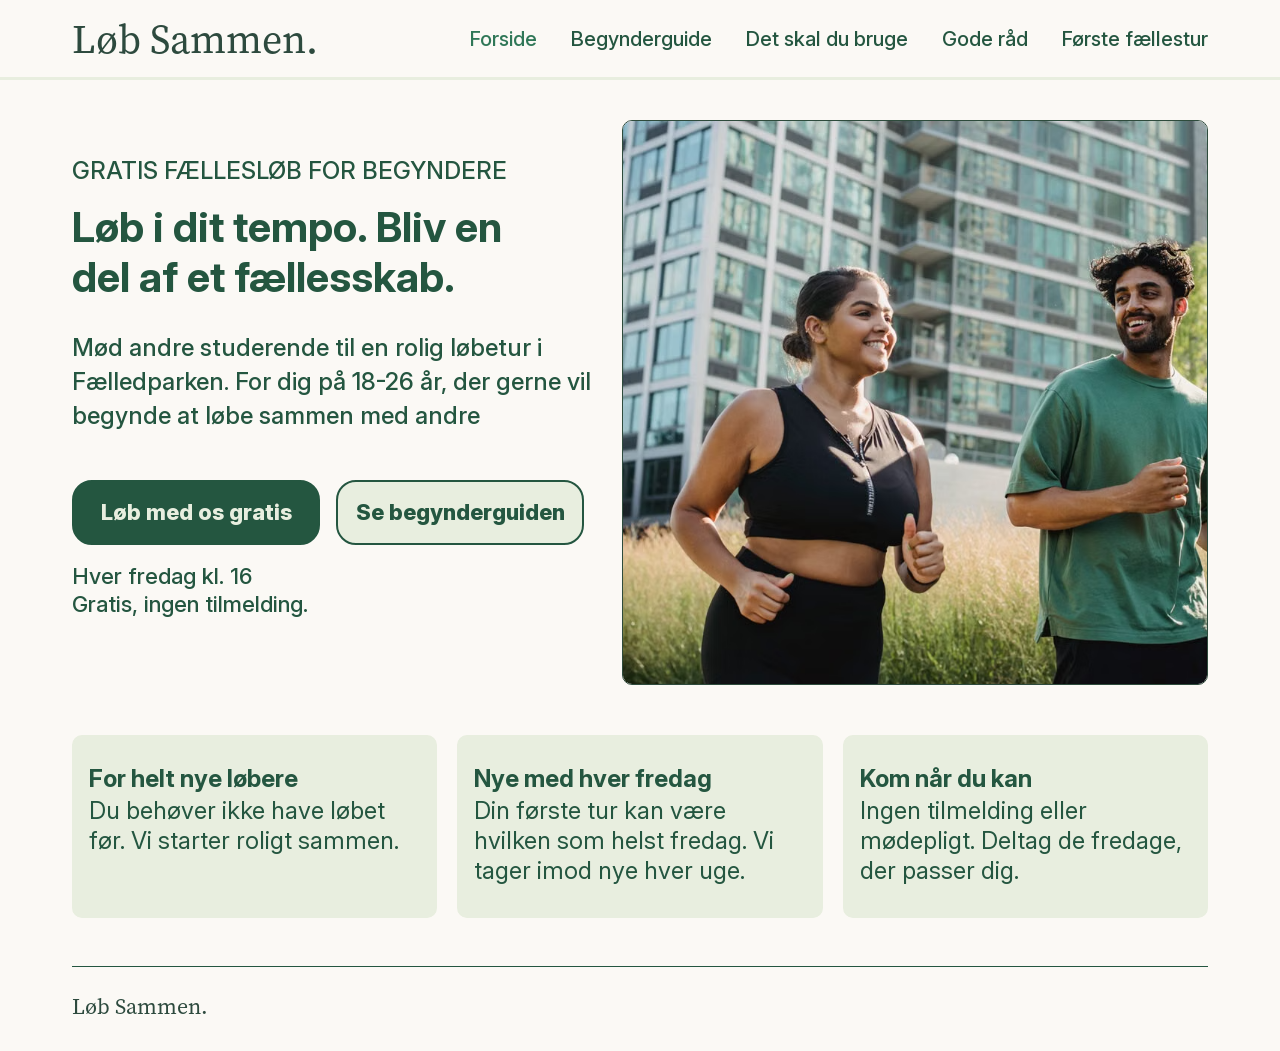
<file: index.html>
<!doctype html>
<html lang="da">
<head>
  <meta charset="utf-8">
  <meta name="viewport" content="width=device-width, initial-scale=1">
  <meta name="description" content="Gratis fællesløb for begyndere i Fælledparken hver fredag.">
  <title>Løb Sammen. | Forside</title>
  <link rel="stylesheet" href="assets/css/style.css">
  <script src="assets/js/script.js" defer></script>
</head>
<body class="page-home">
  <header class="site-header">
    <a class="logo" href="index.html" aria-label="Løb Sammen – gå til forsiden">Løb Sammen.</a>
    <button class="menu-toggle" type="button" aria-expanded="false" aria-controls="site-navigation">
      <img src="assets/images/menu.svg" alt="">
      <span class="visually-hidden menu-label">Åbn menu</span>
    </button>
    <nav class="site-nav" id="site-navigation" aria-label="Hovednavigation">
      <a class="current" href="index.html" aria-current="page">Forside</a>
      <a href="begynderguide.html">Begynderguide</a>
      <a href="det-skal-du-bruge.html">Det skal du bruge</a>
      <a href="gode-raad.html">Gode råd</a>
      <a href="foerste-faellestur.html">Første fællestur</a>
    </nav>
  </header>

  <main>
    <section class="home-hero page-shell" aria-labelledby="hero-title">
      <div class="home-hero-content">
        <p class="eyebrow">GRATIS FÆLLESLØB FOR BEGYNDERE</p>
        <h1 id="hero-title">Løb i dit tempo. Bliv en del af et fællesskab.</h1>
        <p class="home-intro">Mød andre studerende til en rolig løbetur i Fælledparken. For dig på 18-26 år, der gerne vil begynde at løbe sammen med andre</p>
        <div class="home-actions">
          <a class="button button-primary" href="foerste-faellestur.html">Løb med os gratis</a>
          <a class="button button-secondary" href="begynderguide.html">Se begynderguiden</a>
        </div>
        <p class="event-info">Hver fredag kl. 16<br>Gratis, ingen tilmelding.</p>
      </div>
      <figure class="home-image">
        <img src="assets/images/loebende-par.png" alt="To personer løber sammen udendørs">
      </figure>
    </section>

    <section class="home-benefits page-shell" aria-labelledby="benefits-title">
      <h2 id="benefits-title" class="visually-hidden">Derfor løber vi sammen</h2>
      <article class="benefit-card">
        <h3>For helt nye løbere</h3>
        <p>Du behøver ikke have løbet før. Vi starter roligt sammen.</p>
      </article>
      <article class="benefit-card">
        <h3>Nye med hver fredag</h3>
        <p>Din første tur kan være hvilken som helst fredag. Vi tager imod nye hver uge.</p>
      </article>
      <article class="benefit-card">
        <h3>Kom når du kan</h3>
        <p>Ingen tilmelding eller mødepligt. Deltag de fredage, der passer dig.</p>
      </article>
    </section>
  </main>

  <footer class="site-footer page-shell">
    <a class="footer-logo" href="index.html">Løb Sammen.</a>
  </footer>
</body>
</html>
</file>
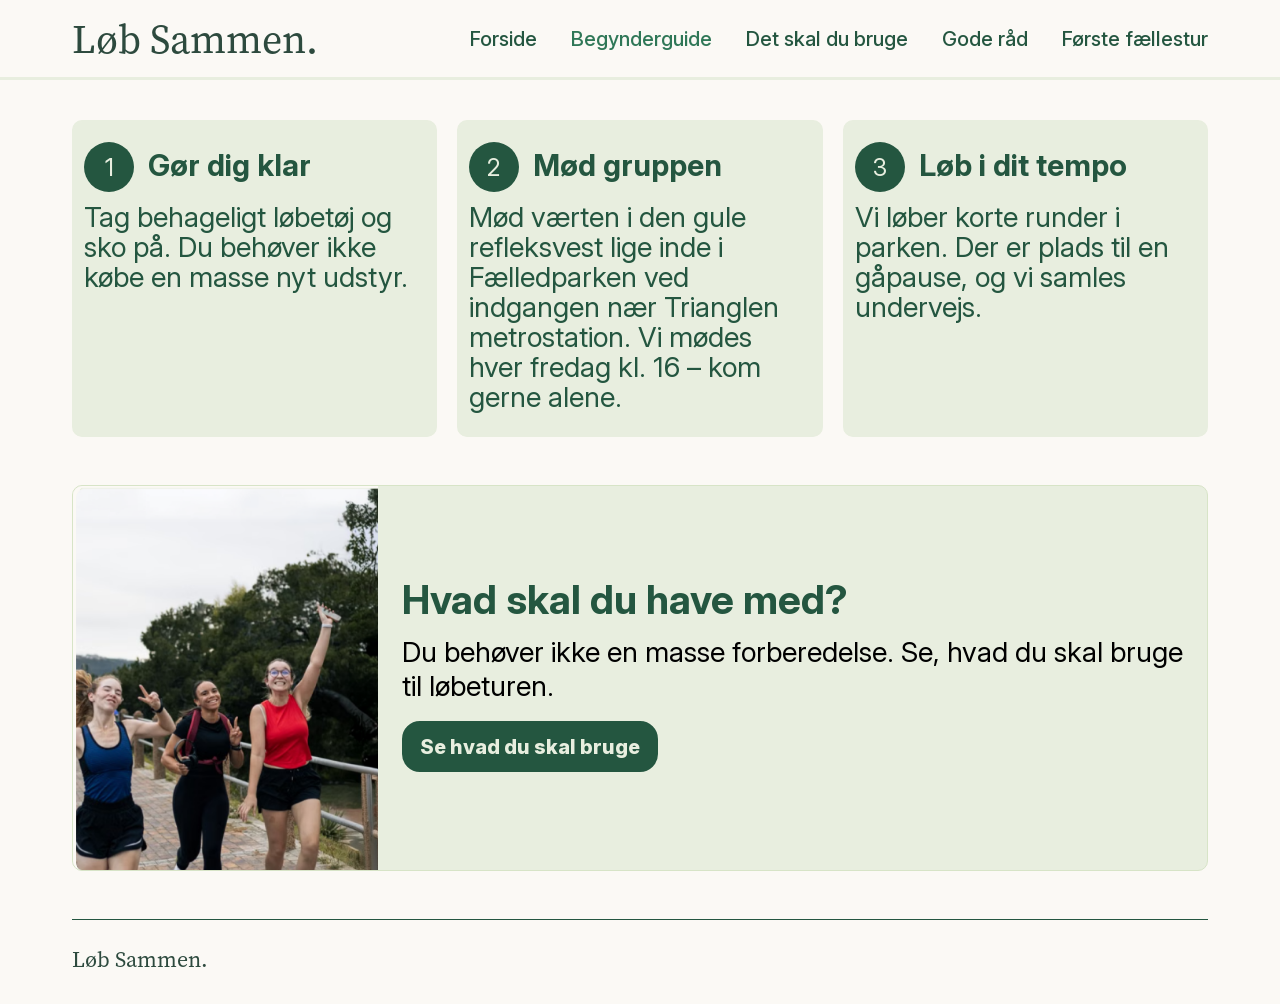
<file: begynderguide.html>
<!doctype html>
<html lang="da">
<head>
  <meta charset="utf-8">
  <meta name="viewport" content="width=device-width, initial-scale=1">
  <meta name="description" content="Begynderguide til Løb Sammen.">
  <title>Løb Sammen. | Begynderguide</title>
  <link rel="stylesheet" href="assets/css/style.css">
  <script src="assets/js/script.js" defer></script>
</head>
<body class="page-guide">
  <header class="site-header">
    <a class="logo" href="index.html" aria-label="Løb Sammen – gå til forsiden">Løb Sammen.</a>
    <button class="menu-toggle" type="button" aria-expanded="false" aria-controls="site-navigation">
      <img src="assets/images/menu.svg" alt="">
      <span class="visually-hidden menu-label">Åbn menu</span>
    </button>
    <nav class="site-nav" id="site-navigation" aria-label="Hovednavigation">
      <a href="index.html">Forside</a>
      <a class="current" href="begynderguide.html" aria-current="page">Begynderguide</a>
      <a href="det-skal-du-bruge.html">Det skal du bruge</a>
      <a href="gode-raad.html">Gode råd</a>
      <a href="foerste-faellestur.html">Første fællestur</a>
    </nav>
  </header>

  <main class="page-main page-shell">
    <h1 class="mobile-page-title">Begynderguide</h1>
    <section class="steps-grid" aria-labelledby="steps-title">
      <h2 id="steps-title" class="visually-hidden">Tre første trin</h2>
      <article class="step-card">
        <span class="step-number" aria-hidden="true">1</span>
        <h3><span class="step-order">1. </span>Gør dig klar</h3>
        <p>Tag behageligt løbetøj og sko på. Du behøver ikke købe en masse nyt udstyr.</p>
      </article>
      <article class="step-card">
        <span class="step-number" aria-hidden="true">2</span>
        <h3><span class="step-order">2. </span>Mød gruppen</h3>
        <p>Mød værten i den gule refleksvest lige inde i Fælledparken ved indgangen nær Trianglen metrostation. Vi mødes hver fredag kl. 16 – kom gerne alene.</p>
      </article>
      <article class="step-card">
        <span class="step-number" aria-hidden="true">3</span>
        <h3><span class="step-order">3. </span>Løb i dit tempo</h3>
        <p>Vi løber korte runder i parken. Der er plads til en gåpause, og vi samles undervejs.</p>
      </article>
    </section>

    <section class="guide-cta cta-panel" aria-labelledby="guide-cta-title">
      <img src="assets/images/begynderguide.png" alt="Tre personer på en løbetur">
      <div>
        <h2 id="guide-cta-title">Hvad skal du have med?</h2>
        <p>Du behøver ikke en masse forberedelse. Se, hvad du skal bruge til løbeturen.</p>
        <a class="button button-dark" href="det-skal-du-bruge.html">Se hvad du skal bruge</a>
      </div>
    </section>
  </main>

  <footer class="site-footer page-shell"><a class="footer-logo" href="index.html">Løb Sammen.</a></footer>
</body>
</html>
</file>
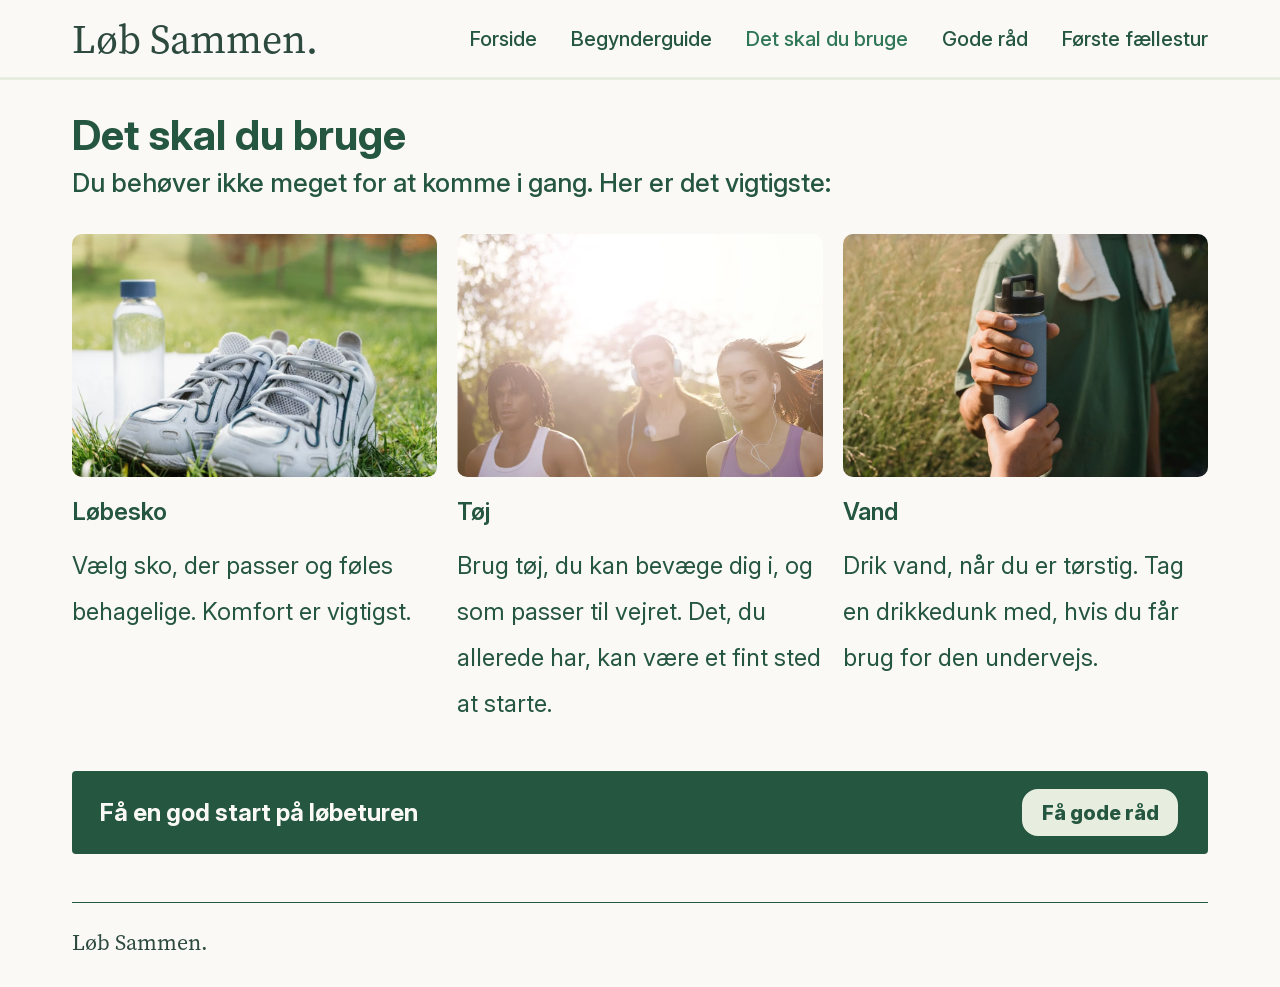
<file: det-skal-du-bruge.html>
<!doctype html>
<html lang="da">
<head>
  <meta charset="utf-8">
  <meta name="viewport" content="width=device-width, initial-scale=1">
  <meta name="description" content="Det skal du bruge til Løb Sammen.">
  <title>Løb Sammen. | Det skal du bruge</title>
  <link rel="stylesheet" href="assets/css/style.css">
  <script src="assets/js/script.js" defer></script>
</head>
<body class="page-equipment">
  <header class="site-header">
    <a class="logo" href="index.html" aria-label="Løb Sammen – gå til forsiden">Løb Sammen.</a>
    <button class="menu-toggle" type="button" aria-expanded="false" aria-controls="site-navigation">
      <img src="assets/images/menu.svg" alt="">
      <span class="visually-hidden menu-label">Åbn menu</span>
    </button>
    <nav class="site-nav" id="site-navigation" aria-label="Hovednavigation">
      <a href="index.html">Forside</a>
      <a href="begynderguide.html">Begynderguide</a>
      <a class="current" href="det-skal-du-bruge.html" aria-current="page">Det skal du bruge</a>
      <a href="gode-raad.html">Gode råd</a>
      <a href="foerste-faellestur.html">Første fællestur</a>
    </nav>
  </header>

  <main class="page-main page-shell">
    <header class="page-intro">
      <h1>Det skal du bruge</h1>
      <p>Du behøver ikke meget for at komme i gang. Her er det vigtigste:</p>
    </header>

    <section class="equipment-grid" aria-label="Udstyr til løbeturen">
      <article class="equipment-item">
        <img src="assets/images/loebesko.png" alt="Løbesko på græs">
        <h2>Løbesko</h2>
        <p>Vælg sko, der passer og føles behagelige. Komfort er vigtigst.</p>
      </article>
      <article class="equipment-item">
        <img src="assets/images/toej.png" alt="Personer i løbetøj">
        <h2>Tøj</h2>
        <p>Brug tøj, du kan bevæge dig i, og som passer til vejret. Det, du allerede har, kan være et fint sted at starte.</p>
      </article>
      <article class="equipment-item">
        <img src="assets/images/vand.png" alt="Drikkedunk under en løbetur">
        <h2>Vand</h2>
        <p>Drik vand, når du er tørstig. Tag en drikkedunk med, hvis du får brug for den undervejs.</p>
      </article>
      <article class="equipment-item optional-equipment">
        <img src="assets/images/ekstra-udstyr.png" alt="Mobiltelefon og løbeudstyr">
        <h2>Ekstra - valgfrit</h2>
        <p>Høretelefoner<br>Mobil<br>Løbeur eller app</p>
      </article>
    </section>

    <section class="next-panel" aria-labelledby="next-equipment-title">
      <h2 id="next-equipment-title">Få en god start på løbeturen</h2>
      <a class="button button-light" href="gode-raad.html">Få gode råd</a>
    </section>
  </main>

  <footer class="site-footer page-shell"><a class="footer-logo" href="index.html">Løb Sammen.</a></footer>
</body>
</html>
</file>
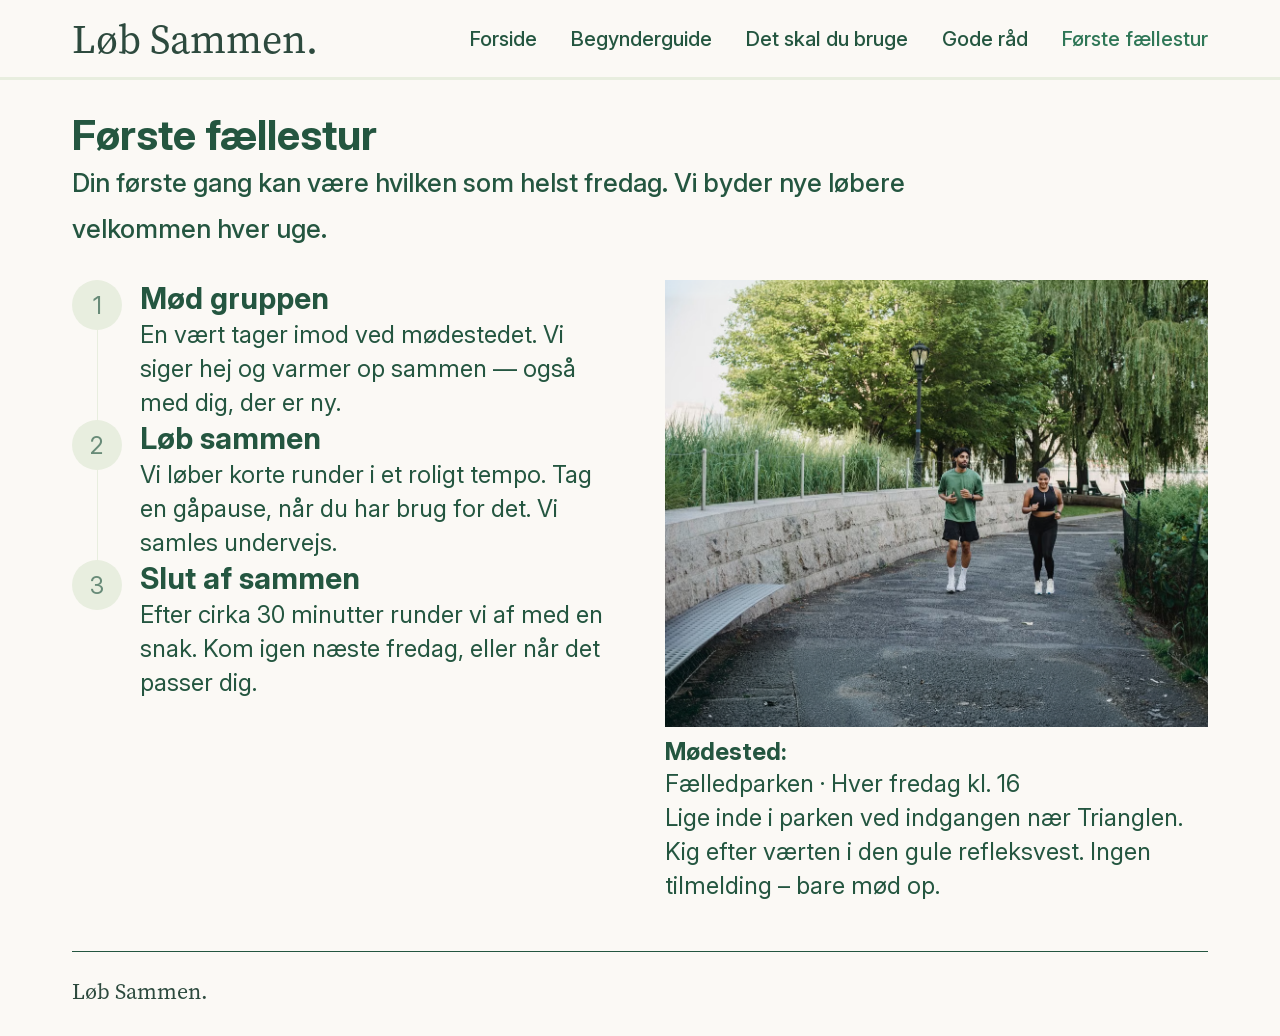
<file: foerste-faellestur.html>
<!doctype html>
<html lang="da">
<head>
  <meta charset="utf-8">
  <meta name="viewport" content="width=device-width, initial-scale=1">
  <meta name="description" content="Sådan foregår den første fællestur med Løb Sammen.">
  <title>Løb Sammen. | Første fællestur</title>
  <link rel="stylesheet" href="assets/css/style.css">
  <script src="assets/js/script.js" defer></script>
</head>
<body class="page-run">
  <header class="site-header">
    <a class="logo" href="index.html" aria-label="Løb Sammen – gå til forsiden">Løb Sammen.</a>
    <button class="menu-toggle" type="button" aria-expanded="false" aria-controls="site-navigation">
      <img src="assets/images/menu.svg" alt="">
      <span class="visually-hidden menu-label">Åbn menu</span>
    </button>
    <nav class="site-nav" id="site-navigation" aria-label="Hovednavigation">
      <a href="index.html">Forside</a>
      <a href="begynderguide.html">Begynderguide</a>
      <a href="det-skal-du-bruge.html">Det skal du bruge</a>
      <a href="gode-raad.html">Gode råd</a>
      <a class="current" href="foerste-faellestur.html" aria-current="page">Første fællestur</a>
    </nav>
  </header>

  <main class="page-main page-shell">
    <header class="page-intro">
      <h1>Første fællestur</h1>
      <p>Din første gang kan være hvilken som helst fredag. Vi byder nye løbere velkommen hver uge.</p>
    </header>
    <div class="run-layout">
      <section class="run-steps" aria-labelledby="run-steps-title">
        <h2 id="run-steps-title" class="visually-hidden">Sådan foregår turen</h2>
        <article><span>1</span><div><h3>Mød gruppen</h3><p>En vært tager imod ved mødestedet. Vi siger hej og varmer op sammen — også med dig, der er ny.</p></div></article>
        <article><span>2</span><div><h3>Løb sammen</h3><p>Vi løber korte runder i et roligt tempo. Tag en gåpause, når du har brug for det. Vi samles undervejs.</p></div></article>
        <article><span>3</span><div><h3>Slut af sammen</h3><p>Efter cirka 30 minutter runder vi af med en snak. Kom igen næste fredag, eller når det passer dig.</p></div></article>
      </section>
      <section class="meeting-place" aria-labelledby="meeting-title">
        <img src="assets/images/faellestur.png" alt="To personer løber i Fælledparken">
        <div class="meeting-card">
          <h2 id="meeting-title">Mødested:</h2>
          <p>Fælledparken · Hver fredag kl. 16<br>Lige inde i parken ved indgangen nær Trianglen. Kig efter værten i den gule refleksvest. Ingen tilmelding – bare mød op.</p>
        </div>
      </section>
    </div>
  </main>

  <footer class="site-footer page-shell"><a class="footer-logo" href="index.html">Løb Sammen.</a></footer>
</body>
</html>
</file>
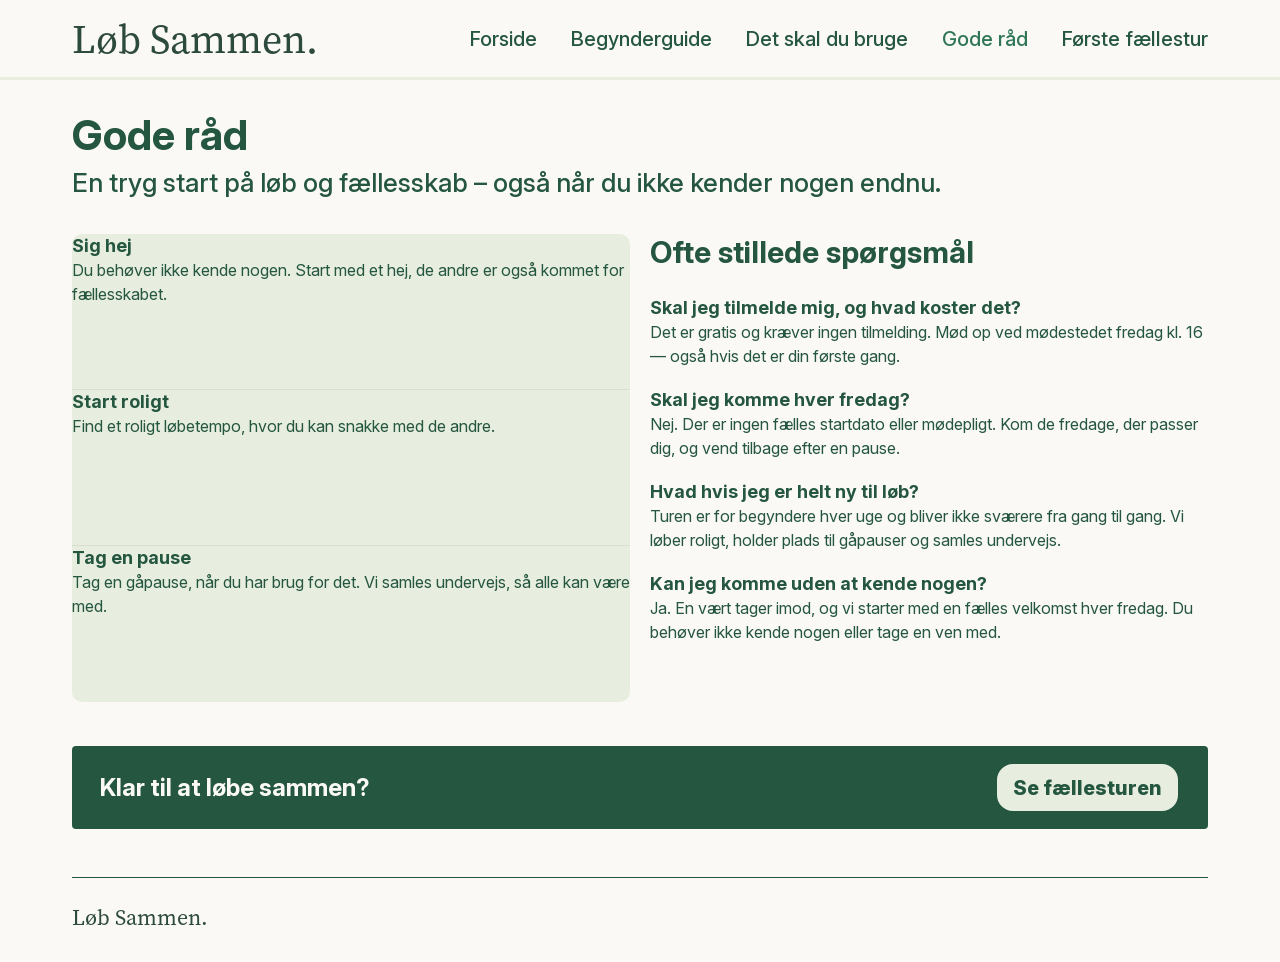
<file: gode-raad.html>
<!doctype html>
<html lang="da">
<head>
  <meta charset="utf-8">
  <meta name="viewport" content="width=device-width, initial-scale=1">
  <meta name="description" content="Gode råd til en tryg første løbetur.">
  <title>Løb Sammen. | Gode råd</title>
  <link rel="stylesheet" href="assets/css/style.css">
  <script src="assets/js/script.js" defer></script>
</head>
<body class="page-advice">
  <header class="site-header">
    <a class="logo" href="index.html" aria-label="Løb Sammen – gå til forsiden">Løb Sammen.</a>
    <button class="menu-toggle" type="button" aria-expanded="false" aria-controls="site-navigation">
      <img src="assets/images/menu.svg" alt="">
      <span class="visually-hidden menu-label">Åbn menu</span>
    </button>
    <nav class="site-nav" id="site-navigation" aria-label="Hovednavigation">
      <a href="index.html">Forside</a>
      <a href="begynderguide.html">Begynderguide</a>
      <a href="det-skal-du-bruge.html">Det skal du bruge</a>
      <a class="current" href="gode-raad.html" aria-current="page">Gode råd</a>
      <a href="foerste-faellestur.html">Første fællestur</a>
    </nav>
  </header>

  <main class="page-main page-shell">
    <header class="page-intro">
      <h1>Gode råd</h1>
      <p>En tryg start på løb og fællesskab – også når du ikke kender nogen endnu.</p>
    </header>
    <div class="advice-layout">
      <section class="tips-card" aria-labelledby="tips-title">
        <h2 id="tips-title" class="visually-hidden">Gode råd</h2>
        <article><h3>Sig hej</h3><p>Du behøver ikke kende nogen. Start med et hej, de andre er også kommet for fællesskabet.</p></article>
        <article><h3>Start roligt</h3><p>Find et roligt løbetempo, hvor du kan snakke med de andre.</p></article>
        <article><h3>Tag en pause</h3><p>Tag en gåpause, når du har brug for det. Vi samles undervejs, så alle kan være med.</p></article>
      </section>
      <section class="faq" aria-labelledby="faq-title">
        <h2 id="faq-title">Ofte stillede spørgsmål</h2>
        <article><h3>Skal jeg tilmelde mig, og hvad koster det?</h3><p>Det er gratis og kræver ingen tilmelding. Mød op ved mødestedet fredag kl. 16 — også hvis det er din første gang.</p></article>
        <article><h3>Skal jeg komme hver fredag?</h3><p>Nej. Der er ingen fælles startdato eller mødepligt. Kom de fredage, der passer dig, og vend tilbage efter en pause.</p></article>
        <article><h3>Hvad hvis jeg er helt ny til løb?</h3><p>Turen er for begyndere hver uge og bliver ikke sværere fra gang til gang. Vi løber roligt, holder plads til gåpauser og samles undervejs.</p></article>
        <article><h3>Kan jeg komme uden at kende nogen?</h3><p>Ja. En vært tager imod, og vi starter med en fælles velkomst hver fredag. Du behøver ikke kende nogen eller tage en ven med.</p></article>
      </section>
    </div>
    <section class="next-panel" aria-labelledby="next-advice-title">
      <h2 id="next-advice-title">Klar til at løbe sammen?</h2>
      <a class="button button-light" href="foerste-faellestur.html">Se fællesturen</a>
    </section>
  </main>

  <footer class="site-footer page-shell"><a class="footer-logo" href="index.html">Løb Sammen.</a></footer>
</body>
</html>
</file>
<file: assets/css/style.css>
@font-face {
  font-family: "Inter";
  src: url("../fonts/InterVariable.woff2") format("woff2");
  font-style: normal;
  font-weight: 100 900;
  font-display: swap;
}

@font-face {
  font-family: "Source Serif Pro";
  src: url("../fonts/SourceSerifPro-Regular.otf.woff2") format("woff2");
  font-style: normal;
  font-weight: 400;
  font-display: swap;
}

:root {
  --background: #fbf9f5;
  --text: #245640;
  --logo: #2d4a3e;
  --surface: #e8eedf;
  --hover: #cde5a1;
  --hover-border: #1c724c;
  --max-width: 1296px;
}

* {
  box-sizing: border-box;
}

html {
  background: var(--background);
}

body {
  margin: 0;
  background: var(--background);
  color: var(--text);
  font-family: "Inter", Arial, sans-serif;
  overflow-x: hidden;
}

a {
  color: inherit;
}

a:focus-visible,
button:focus-visible {
  outline: 3px solid var(--hover-border);
  outline-offset: 4px;
}

.site-header {
  position: relative;
  z-index: 20;
  display: flex;
  align-items: center;
  min-height: 80px;
  padding: 0 max(72px, calc((100vw - var(--max-width)) / 2));
  background: var(--background);
  border-bottom: 3px solid var(--surface);
}

.logo,
.footer-logo {
  color: var(--logo);
  font-family: "Source Serif Pro", Georgia, serif;
  text-decoration: none;
}

.logo {
  font-size: 40px;
  line-height: 1;
}

.site-nav {
  display: flex;
  align-items: center;
  gap: clamp(24px, 2.6vw, 42px);
  margin-left: auto;
}

.site-nav a {
  font-size: 20px;
  font-weight: 500;
  line-height: 34px;
  text-decoration: none;
  text-underline-offset: 5px;
}

.site-nav a.current {
  color: #2f7757;
}

.site-nav a:hover,
.site-nav a:focus-visible {
  text-decoration: underline;
  text-decoration-thickness: 2px;
}

.menu-toggle {
  display: none;
  width: 48px;
  height: 48px;
  padding: 12px;
  border: 0;
  background: transparent;
  cursor: pointer;
}

.menu-toggle img {
  display: block;
  width: 24px;
  height: 24px;
}

.page-shell {
  width: min(var(--max-width), calc(100% - 144px));
  margin-inline: auto;
}

.button {
  display: inline-flex;
  align-items: center;
  justify-content: center;
  min-height: 51px;
  padding: 0 16px;
  border: 2px solid var(--text);
  border-radius: 18px;
  color: var(--text);
  font-size: 20px;
  font-weight: 800;
  line-height: 1.1;
  text-align: center;
  text-decoration: none;
  transition: background-color 160ms ease, border-color 160ms ease, color 160ms ease;
}

.button:hover,
.button:focus-visible {
  background: var(--hover);
  border-color: var(--hover-border);
  color: var(--text);
}

.button-primary,
.button-dark {
  background: var(--text);
  color: var(--surface);
}

.button-secondary,
.button-light {
  background: var(--surface);
  color: var(--text);
}

.button-primary,
.button-secondary {
  min-width: 248px;
  min-height: 65px;
  border-radius: 20px;
  font-size: 22px;
}

.button-dark {
  min-width: 180px;
}

.button-light {
  min-width: 160px;
}

.home-hero {
  display: grid;
  grid-template-columns: minmax(0, 520px) minmax(0, 1fr);
  gap: 30px;
  align-items: start;
  padding-top: 40px;
}

.home-hero-content {
  padding-top: 37px;
}

.eyebrow {
  margin: 0 0 16px;
  font-size: 24px;
  font-weight: 500;
  line-height: 1.2;
}

h1,
h2,
h3,
p {
  margin-top: 0;
}

h1 {
  margin-bottom: 0;
  font-size: 42px;
  font-weight: 700;
  line-height: 1.2;
}

.home-hero h1 {
  max-width: 468px;
}

.home-intro {
  max-width: 520px;
  margin: 28px 0 0;
  font-size: 24px;
  font-weight: 500;
  line-height: 34px;
}

.home-actions {
  display: flex;
  flex-wrap: wrap;
  gap: 16px;
  margin-top: 47px;
}

.event-info {
  margin: 17px 0 0;
  font-size: 22px;
  font-weight: 500;
  line-height: 28px;
}

.home-image {
  width: 100%;
  height: 565px;
  margin: 0;
  overflow: hidden;
  border: 1px solid #2e4b3c;
  border-radius: 10px;
}

.home-image img,
.guide-cta > img,
.equipment-item img,
.meeting-place > img {
  display: block;
  width: 100%;
  height: 100%;
  object-fit: cover;
}

.home-benefits {
  display: grid;
  grid-template-columns: repeat(3, 1fr);
  gap: 20px;
  margin-top: 50px;
}

.benefit-card {
  min-height: 167px;
  padding: 30px 15px;
  background: var(--surface);
  border: 2px solid var(--surface);
  border-radius: 10px;
}

.benefit-card h3 {
  margin-bottom: 5px;
  font-size: 24px;
  font-weight: 700;
  line-height: 24px;
}

.benefit-card p {
  margin-bottom: 0;
  font-size: 24px;
  line-height: 30px;
}

.page-main {
  padding-top: 30px;
}

.page-intro {
  margin-bottom: 28px;
}

.page-intro h1 {
  max-width: 640px;
  margin-bottom: 0;
}

.page-intro p {
  max-width: 900px;
  margin: 0;
  font-size: 26px;
  font-weight: 500;
  line-height: 46px;
}

.mobile-page-title {
  position: absolute;
  width: 1px;
  height: 1px;
  padding: 0;
  margin: -1px;
  overflow: hidden;
  clip: rect(0, 0, 0, 0);
  white-space: nowrap;
  border: 0;
}

.steps-grid {
  display: grid;
  grid-template-columns: repeat(3, 1fr);
  gap: 20px;
  margin-top: 10px;
}

.step-card {
  min-height: 317px;
  padding: 20px 10px;
  background: var(--surface);
  border: 2px solid var(--surface);
  border-radius: 10px;
}

.step-number {
  display: inline-flex;
  align-items: center;
  justify-content: center;
  width: 50px;
  height: 50px;
  margin-bottom: 0;
  border-radius: 50%;
  background: var(--text);
  color: var(--surface);
  font-size: 24px;
}

.step-card h3 {
  display: inline;
  margin: 0 0 0 10px;
  font-size: 30px;
  font-weight: 700;
  line-height: 40px;
}

.step-card p {
  margin: 10px 0 0;
  font-size: 28px;
  line-height: 30px;
}

.step-order {
  display: none;
}

.cta-panel {
  display: grid;
  align-items: stretch;
  margin-top: 48px;
  background: var(--surface);
  border: 1px solid #d7e4c7;
  border-radius: 10px;
  overflow: hidden;
}

.guide-cta {
  grid-template-columns: 305px 1fr;
  min-height: 385px;
}

.guide-cta > div {
  padding: 92px 24px 24px;
}

.guide-cta h2 {
  margin-bottom: 14px;
  font-size: 40px;
  line-height: 1.1;
}

.guide-cta p {
  max-width: 960px;
  margin-bottom: 18px;
  color: #000;
  font-size: 28px;
  line-height: 1.2;
}

.equipment-grid {
  display: grid;
  grid-template-columns: repeat(3, 1fr);
  gap: 20px;
}

.equipment-item img {
  height: 243px;
  margin-bottom: 12px;
  border-radius: 10px;
}

.equipment-item h2 {
  margin-bottom: 8px;
  font-size: 24px;
  font-weight: 600;
  line-height: 46px;
}

.equipment-item p {
  margin-bottom: 0;
  font-size: 24px;
  line-height: 46px;
}

.optional-equipment {
  display: none;
}

.next-panel {
  display: flex;
  align-items: center;
  justify-content: space-between;
  min-height: 83px;
  margin-top: 44px;
  padding: 14px 28px;
  background: var(--text);
  border-radius: 4px;
}

.next-panel h2 {
  margin: 0;
  color: var(--background);
  font-size: 24px;
  line-height: 36px;
}

.advice-layout {
  display: grid;
  grid-template-columns: minmax(0, 1fr) minmax(0, 1fr);
  gap: 20px;
}

.tips-card {
  background: var(--surface);
  border-radius: 10px;
  overflow: hidden;
}

.tips-card article {
  min-height: 156px;
  padding: 0 0 20px;
  border-bottom: 1px solid #d7e0cf;
}

.tips-card article:last-child {
  border-bottom: 0;
}

.tips-card h3,
.faq h3 {
  margin-bottom: 0;
  font-size: 18px;
  font-weight: 700;
  line-height: 24px;
}

.tips-card p,
.faq p {
  margin: 0;
  font-size: 16px;
  line-height: 24px;
}

.faq h2 {
  margin-bottom: 26px;
  font-size: 30px;
  line-height: 36px;
}

.faq article {
  margin-bottom: 20px;
}

.run-layout {
  display: grid;
  grid-template-columns: minmax(0, 1fr) minmax(0, 1fr);
  gap: 50px;
  align-items: start;
}

.run-steps article {
  display: grid;
  grid-template-columns: 50px 1fr;
  gap: 18px;
  min-height: 120px;
}

.run-steps article > span {
  position: relative;
  display: inline-flex;
  align-items: center;
  justify-content: center;
  width: 50px;
  height: 50px;
  border-radius: 50%;
  background: var(--surface);
  color: #688b78;
  font-size: 24px;
}

.run-steps article:not(:last-child) > span::after {
  position: absolute;
  top: 50px;
  width: 1px;
  height: 100px;
  background: var(--surface);
  content: "";
}

.run-steps h3 {
  margin-bottom: 2px;
  font-size: 30px;
  line-height: 36px;
}

.run-steps p {
  margin: 0;
  font-size: 24px;
  line-height: 34px;
}

.meeting-place > img {
  height: 447px;
}

.meeting-card {
  margin-top: 10px;
}

.meeting-card h2 {
  margin-bottom: 0;
  font-size: 24px;
  line-height: 30px;
}

.meeting-card p {
  margin: 0;
  font-size: 24px;
  line-height: 34px;
}

.site-footer {
  margin-top: 48px;
  padding: 24px 0 30px;
  border-top: 1px solid var(--text);
}

.footer-logo {
  font-size: 22px;
}

.visually-hidden {
  position: absolute;
  width: 1px;
  height: 1px;
  padding: 0;
  margin: -1px;
  overflow: hidden;
  clip: rect(0, 0, 0, 0);
  white-space: nowrap;
  border: 0;
}

@media (max-width: 900px) {
  .site-header {
    position: sticky;
    top: 0;
    min-height: 72px;
    padding: 0 20px;
  }

  .logo {
    font-size: 26px;
  }

  .menu-toggle {
    display: flex;
    align-items: center;
    justify-content: center;
    margin-left: auto;
  }

  .site-nav {
    position: absolute;
    top: 72px;
    right: 20px;
    left: 20px;
    display: none;
    flex-direction: column;
    align-items: stretch;
    gap: 0;
    margin: 0;
    padding: 12px 20px 20px;
    background: var(--background);
    border: 1px solid var(--surface);
    border-radius: 0 0 10px 10px;
  }

  .site-nav.is-open {
    display: flex;
  }

  .site-nav a {
    padding: 12px 0;
    font-size: 18px;
  }

  .page-shell {
    width: min(100% - 40px, 600px);
  }

  .home-hero {
    display: flex;
    flex-direction: column;
    gap: 28px;
    padding-top: 28px;
  }

  .home-hero-content {
    padding-top: 0;
  }

  .eyebrow {
    margin-bottom: 16px;
    font-size: 12px;
    line-height: 18px;
  }

  h1 {
    font-size: 32px;
    line-height: 38px;
  }

  .home-intro {
    margin-top: 16px;
    font-size: 16px;
    font-weight: 400;
    line-height: 24px;
  }

  .home-actions {
    flex-direction: column;
    gap: 8px;
    margin-top: 16px;
  }

  .button-primary,
  .button-secondary {
    width: 100%;
    min-height: 48px;
    border-radius: 16px;
    font-size: 16px;
    line-height: 22px;
  }

  .event-info {
    margin-top: 16px;
    font-size: 14px;
    font-weight: 400;
    line-height: 20px;
  }

  .home-image {
    height: auto;
    aspect-ratio: 362 / 274;
  }

  .home-benefits {
    display: flex;
    flex-direction: column;
    gap: 16px;
    margin-top: 28px;
  }

  .benefit-card {
    min-height: 120px;
    padding: 20px;
    border: 0;
  }

  .benefit-card h3 {
    margin-bottom: 8px;
    font-size: 18px;
    line-height: 24px;
  }

  .benefit-card p {
    font-size: 16px;
    line-height: 24px;
  }

  .page-main {
    padding-top: 28px;
  }

  .page-intro {
    margin-bottom: 28px;
  }

  .page-intro h1,
  .mobile-page-title {
    margin-bottom: 0;
    font-size: 32px;
    line-height: 38px;
  }

  .page-intro p {
    font-size: 16px;
    font-weight: 400;
    line-height: 24px;
  }

  .mobile-page-title {
    position: static;
    width: auto;
    height: auto;
    padding: 0;
    overflow: visible;
    clip: auto;
    white-space: normal;
    display: block;
    margin-top: 0;
    margin-bottom: 16px;
  }

  .steps-grid {
    display: grid;
    grid-template-columns: 1fr;
    grid-auto-rows: 1fr;
    gap: 12px;
    margin-top: 0;
  }

  .step-card {
    min-height: 176px;
    padding: 16px 12px;
    border: 0;
  }

  .step-number {
    display: none;
  }

  .step-card h3 {
    display: block;
    margin: 0 0 8px;
    font-size: 18px;
    line-height: 24px;
  }

  .step-order {
    display: inline;
  }

  .step-card p {
    margin: 0;
    font-size: 16px;
    line-height: 24px;
  }

  .cta-panel {
    display: flex;
    flex-direction: column;
    margin-top: 20px;
  }

  .guide-cta {
    min-height: 0;
    background: transparent;
    border: 0;
    border-radius: 0;
    overflow: visible;
  }

  .guide-cta > img {
    height: auto;
    aspect-ratio: 362 / 248;
    border-radius: 10px;
  }

  .guide-cta > div {
    padding: 12px 0 0;
  }

  .guide-cta h2 {
    margin-bottom: 16px;
    font-size: 22px;
    line-height: 28px;
  }

  .guide-cta p {
    margin-bottom: 16px;
    font-size: 16px;
    line-height: 24px;
  }

  .guide-cta .button {
    width: 100%;
  }

  .equipment-grid {
    display: flex;
    flex-direction: column;
    gap: 20px;
  }

  .equipment-item img {
    height: 224px;
    margin-bottom: 8px;
    border-radius: 10px;
  }

  .equipment-item h2 {
    margin-bottom: 0;
    font-size: 22px;
    line-height: 28px;
  }

  .equipment-item p {
    margin: 8px 0 0;
    font-size: 16px;
    line-height: 24px;
  }

  .optional-equipment {
    display: block;
  }

  .next-panel {
    display: flex;
    flex-direction: column;
    align-items: stretch;
    gap: 16px;
    min-height: 0;
    margin-top: 28px;
    padding: 20px;
    border-radius: 10px;
  }

  .next-panel h2 {
    font-size: 18px;
    line-height: 24px;
  }

  .next-panel .button {
    width: 100%;
    min-height: 48px;
    border-radius: 16px;
    font-size: 16px;
  }

  .advice-layout,
  .run-layout {
    display: flex;
    flex-direction: column;
    gap: 28px;
  }

  .tips-card {
    background: transparent;
    border-radius: 0;
  }

  .tips-card article {
    min-height: 0;
    padding: 0;
    border-bottom: 0;
  }

  .tips-card article + article {
    margin-top: 28px;
  }

  .tips-card h3,
  .faq h3 {
    font-size: 18px;
    line-height: 24px;
  }

  .tips-card p,
  .faq p {
    font-size: 16px;
    line-height: 24px;
  }

  .faq h2 {
    margin-bottom: 28px;
    font-size: 22px;
    line-height: 28px;
  }

  .faq article {
    margin-bottom: 28px;
  }

  .run-steps article {
    display: block;
    min-height: 0;
  }

  .run-steps article + article {
    margin-top: 28px;
  }

  .run-steps article > span {
    display: none;
  }

  .run-steps h3 {
    margin-bottom: 8px;
    font-size: 18px;
    line-height: 24px;
  }

  .run-steps p {
    font-size: 16px;
    line-height: 24px;
  }

  .meeting-place > img {
    height: auto;
    aspect-ratio: 362 / 304;
    border: 0;
    border-radius: 10px;
  }

  .meeting-card {
    margin-top: 20px;
    padding: 20px;
    background: var(--surface);
    border-radius: 10px;
  }

  .meeting-card h2 {
    margin-bottom: 4px;
    font-size: 18px;
    line-height: 24px;
  }

  .meeting-card p {
    font-size: 16px;
    line-height: 24px;
  }

  .site-footer {
    margin-top: 28px;
    padding-top: 24px;
  }

  .footer-logo {
    font-size: 26px;
  }
}

@media (prefers-reduced-motion: reduce) {
  .button {
    transition: none;
  }
}
</file>
